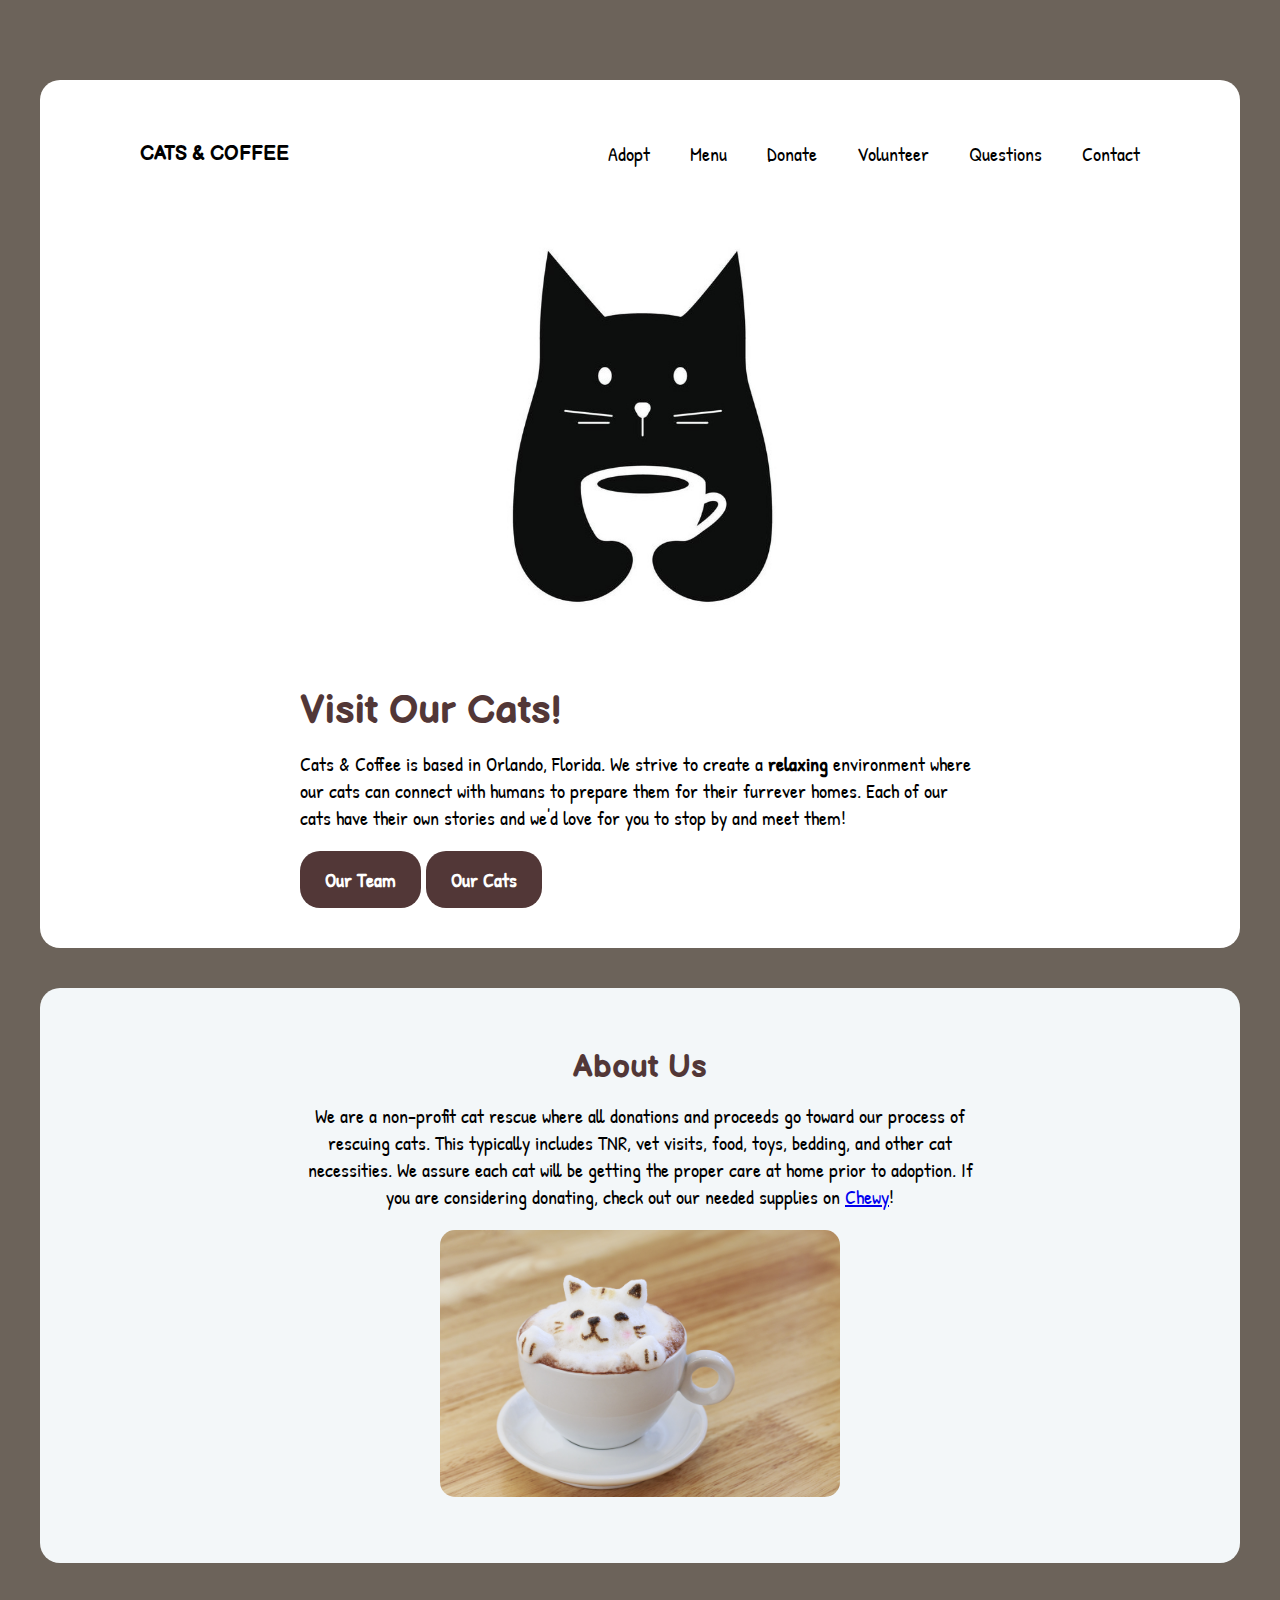
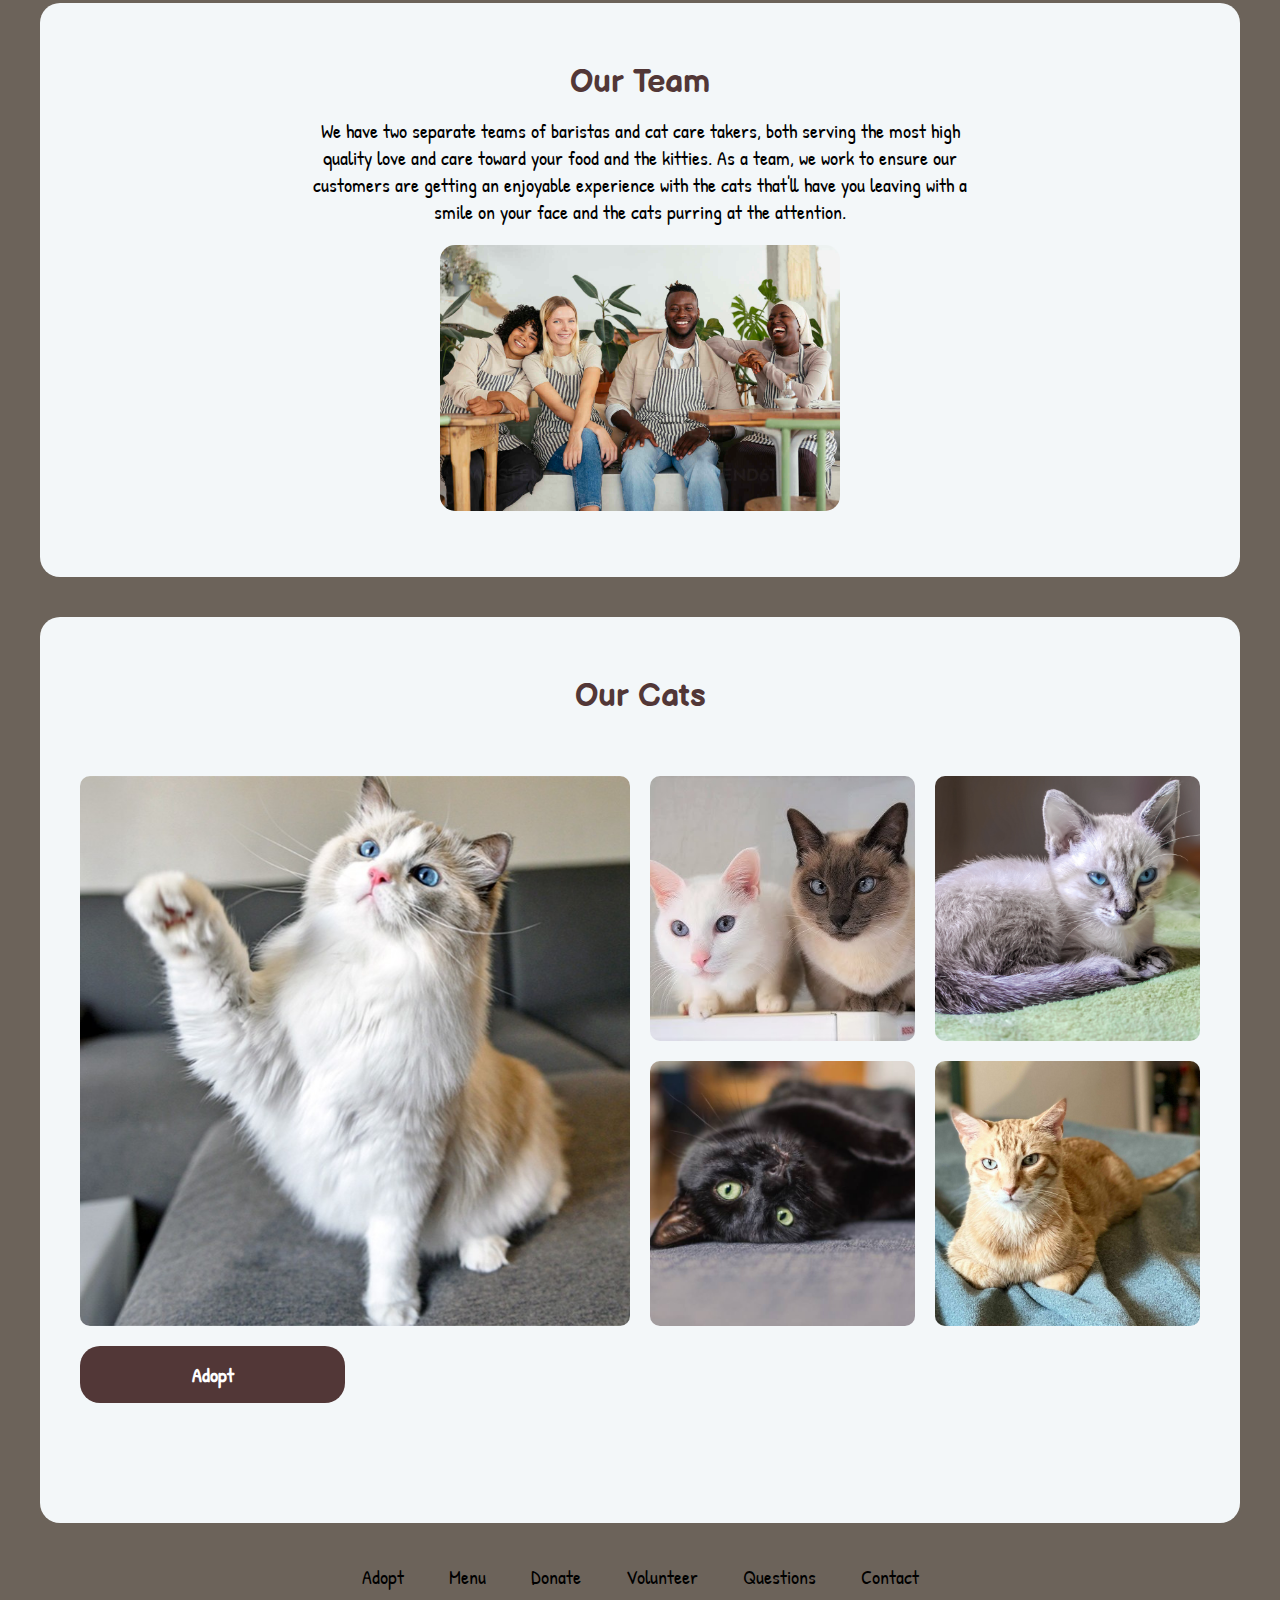
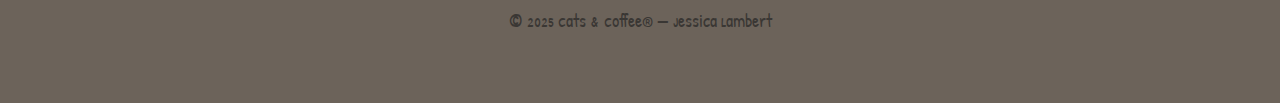
<file: catcoffee/index.html>
<!DOCTYPE html>
<html lang="en">
<head>
    <meta charset="UTF-8">
    <meta name="viewport" content="width=device-width, initial-scale=1.0">
    <title>Cats & Coffee</title>
    <link rel="stylesheet" href="style.css">
</head>
<body>
    <header>
        <nav>
            <ul>
                <li><a href="index.html">CATS & COFFEE</a></li>
                <li><a href="adopt.html">Adopt</a></li>
                <li><a href="menu.html">Menu</a></li>
                <li><a href="donate.html">Donate</a></li>
                <li><a href="volunteer.html">Volunteer</a></li>
                <li><a href="questions.html">Questions</a></li>
                <li><a href="contact.html">Contact</a></li>
            </ul>
        </nav>

        <div class="flex-container">
           <img height="400" width="400" src="images/cats&coffee.jpg" alt="vector of black cat holding a cup of coffee">
           <div class="text-container">
            <h1>Visit Our Cats!</h1>
            <p>Cats & Coffee is based in Orlando, Florida. We strive to create a <strong>relaxing</strong> environment where our cats can connect with humans to prepare them for their furrever homes. Each of our cats have their own stories and we'd love for you to stop by and meet them!</p>
            <a href="#team" class="cta-button">Our Team</a>
            <a href="#cats" class="cta-button">Our Cats</a>
           </div>
        </div>
    </header>

    <section>
        <div class="flex-container">
            <div class="text-container">
                <h2>About Us</h2>
                <p>We are a non-profit cat rescue where all donations and proceeds go toward our process of rescuing cats. This typically includes TNR, vet visits, food, toys, bedding, and other cat necessities. We assure each cat will be getting the proper care at home prior to adoption. If you are considering donating, check out our needed supplies on <a href="https://www.chewy.com/b/cat-325" target="_blank">Chewy</a>!</p>
                <img width="400" src="images/coffeecat.jpg" alt="Cat Coffee" id="coff">
            </div>
        </div>
    </section>

    <section id="team">
        <div class="flex-container">
            <div class="text-container">
                <h2>Our Team</h2>
                <p>We have two separate teams of baristas and cat care takers, both serving the most high quality love and care toward your food and the kitties. As a team, we work to ensure our customers are getting an enjoyable experience with the cats that'll have you leaving with a smile on your face and the cats purring at the attention.</p>
                <img width="400" src="images/team.jpg" alt="Cat Cafe Team" id="teamimg">
            </div>
        </div>
    </section>

    <section id="cats">
        <h2>Our Cats</h2>
        <div class="grid-container">
            <img style="grid-area: img-4" src="images/blackcat.jpg" alt="black cat">
            <img style="grid-area: img-2" src="images/twocats.jpg" alt="white cat and siamese">
            <img style="grid-area: img-3" src="images/siamese.png" alt="siamese">
            <img style="grid-area: img-1" src="images/ragdoll.jpg" alt="grey ragdoll cat">
            <img style="grid-area: img-5" src="images/orange.jpg" alt="orange cat">
        <a href="adopt.html" class="cta-button">Adopt</a>
        </div>
    </section>

    <footer>
        <a href="adopt.html">Adopt</a>
        <a href="menu.html">Menu</a>
        <a href="donate.html">Donate</a>
        <a href="volunteer.html">Volunteer</a>
        <a href="questions.html">Questions</a>
        <a href="contact.html">Contact</a>
        <p>&copy; 2025 Cats & Coffee<small>&reg;</small> &mdash; Jessica Lambert</p>
    </footer>
</body>
</html>
</file>
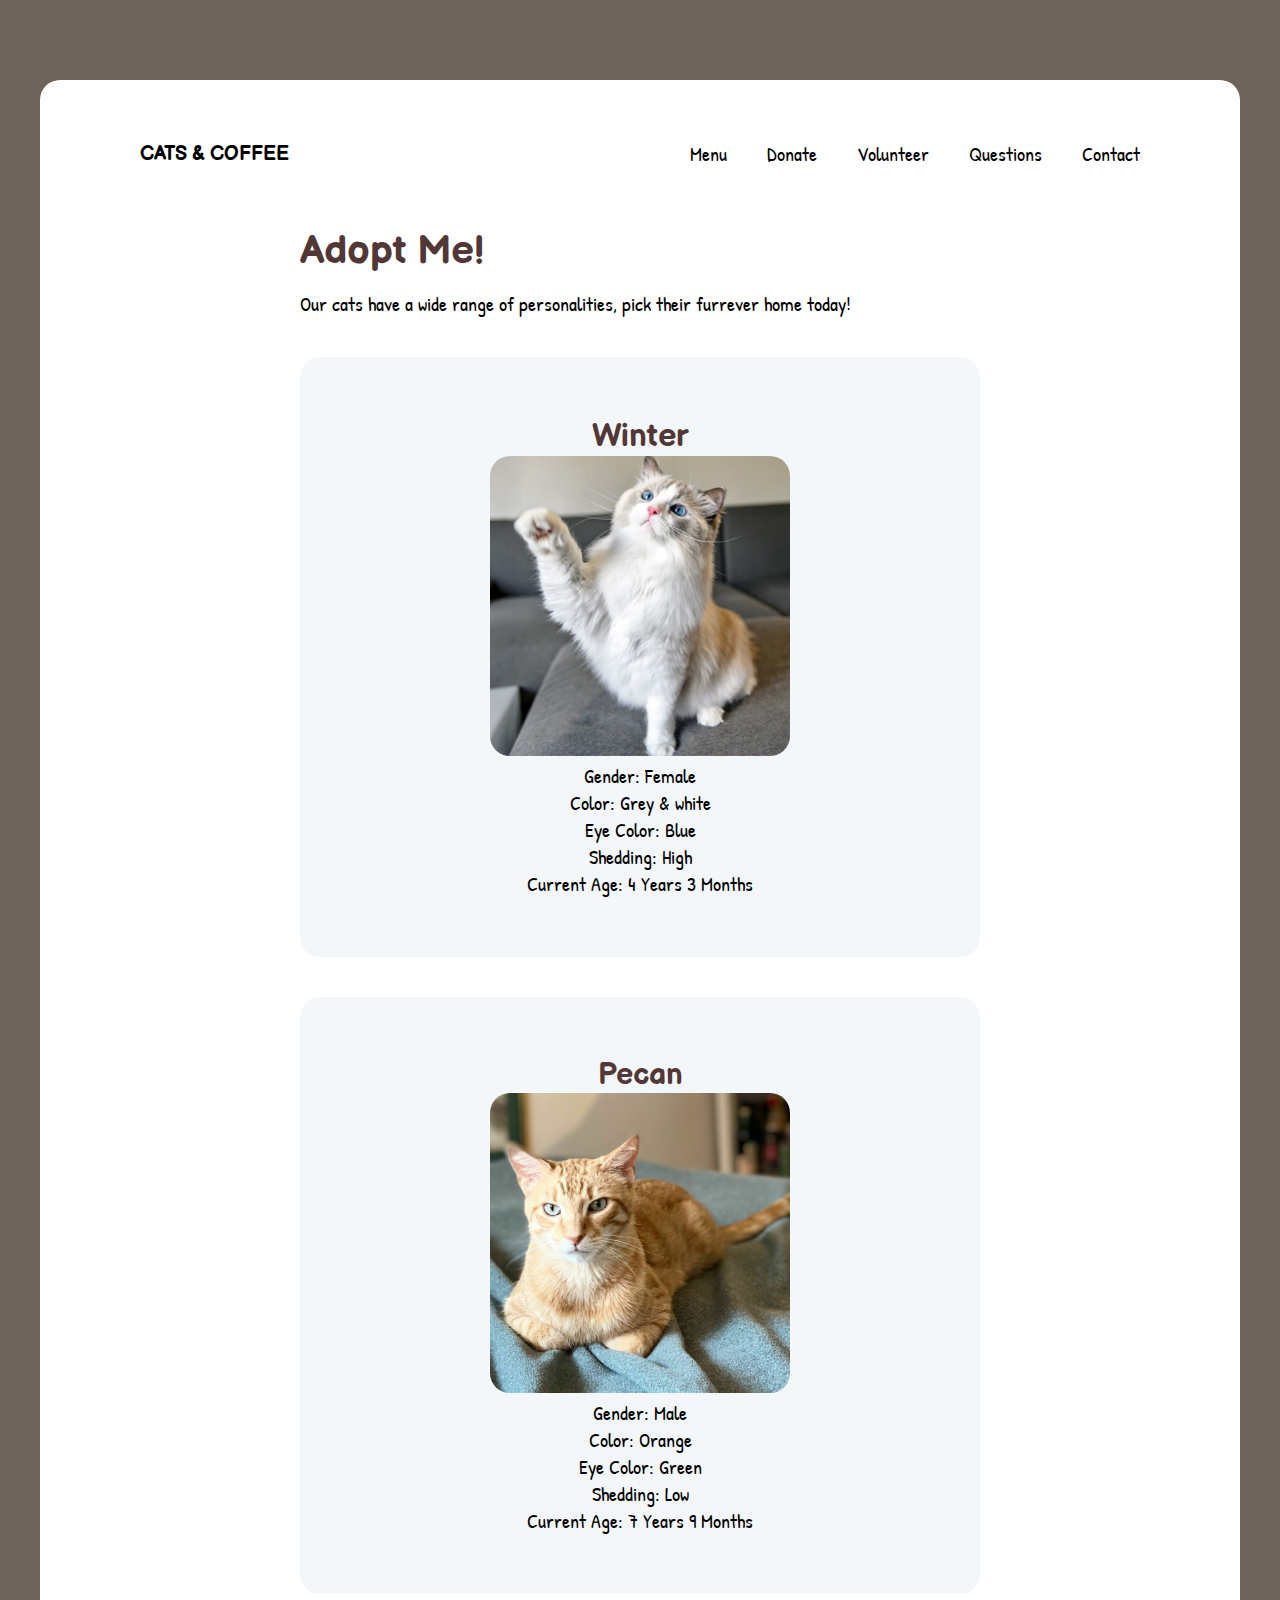
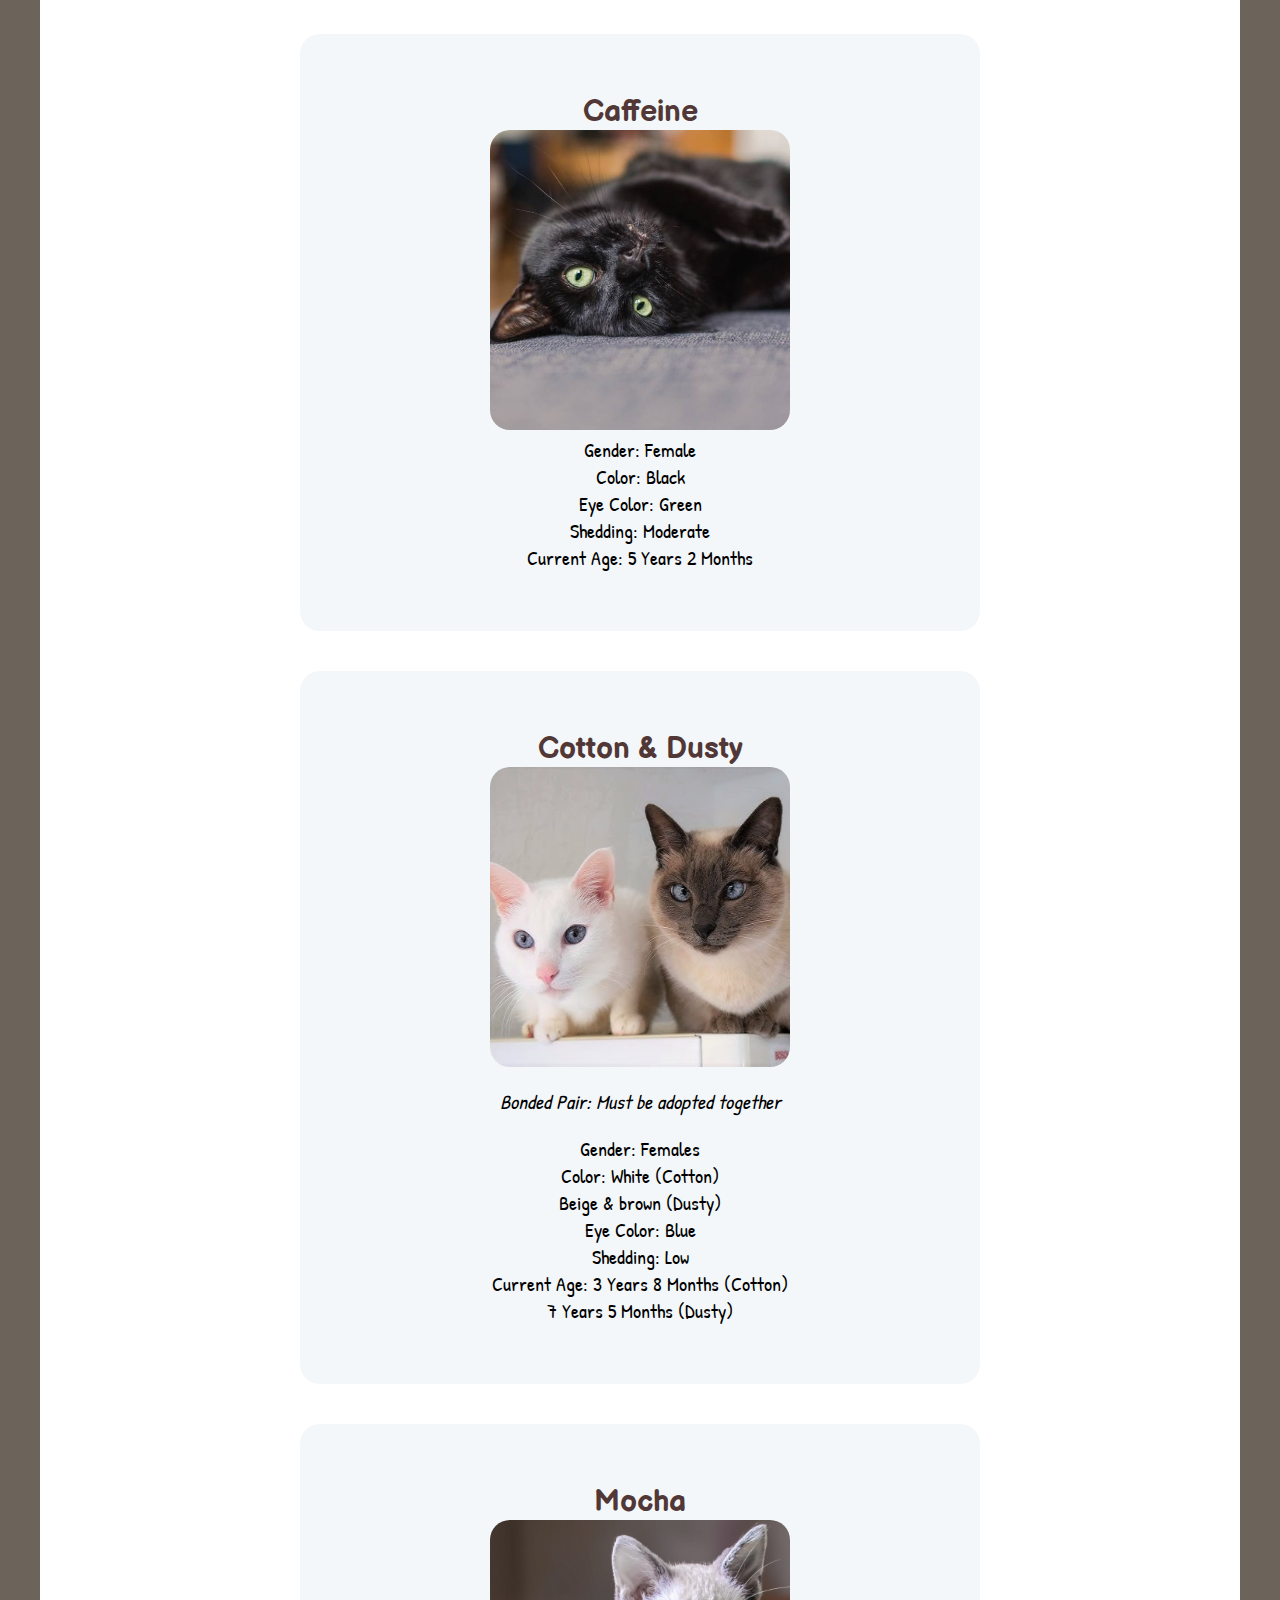
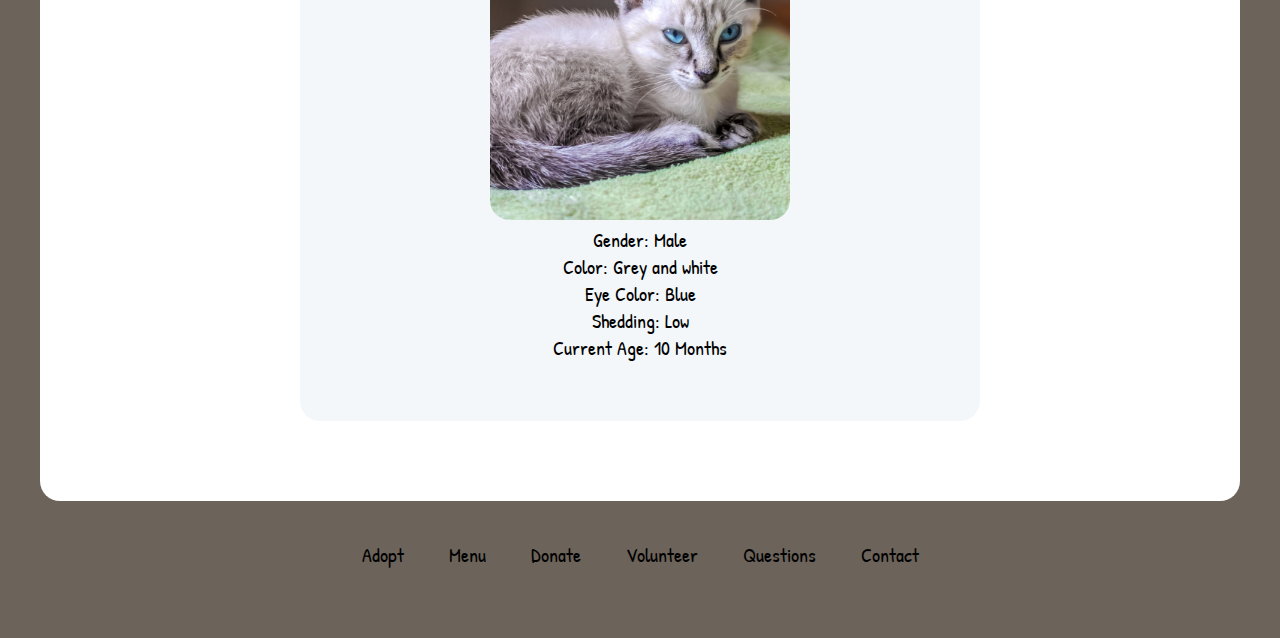
<file: catcoffee/adopt.html>
<!DOCTYPE html>
<html lang="en">
<head>
    <meta charset="UTF-8">
    <meta name="viewport" content="width=device-width, initial-scale=1.0">
    <title>C&C Adopting</title>
    <link rel="stylesheet" href="style.css">
</head>
<body>
    <header>
        <nav>
        <ul>
            <li><a href="index.html">CATS & COFFEE</a></li>
            <li><a href="menu.html">Menu</a></li>
            <li><a href="donate.html">Donate</a></li>
            <li><a href="volunteer.html">Volunteer</a></li>
            <li><a href="questions.html">Questions</a></li>
            <li><a href="contact.html">Contact</a></li>
        </ul>
        </nav>

        <div class="flex-container">
           <div class="text-container">
            <h1>Adopt Me!</h1>
            <p>Our cats have a wide range of personalities, pick their furrever home today!</p>
            <section>
                <h2>Winter</h2>
<img width="300" src="images/ragdoll.jpg" alt="grey ragdoll cat">
<ul>
    <li>Gender: Female</li>
    <li>Color: Grey & white</li>
    <li>Eye Color: Blue</li>
    <li>Shedding: High</li>
    <li>Current Age: 4 Years 3 Months</li>
</ul>
            </section>
<section>
    <h3>Pecan</h3>
    <img width="300" src="images/orange.jpg" alt="orange cat">
<ul>
    <li>Gender: Male</li>
<li>Color: Orange</li>
<li>Eye Color: Green</li>
<li>Shedding: Low</li>
<li>Current Age: 7 Years 9 Months</li>
</ul>

</section>
<section>
    <h4>Caffeine</h4>
    <img width="300" src="images/blackcat.jpg" alt="black cat">
    <ul>
      <li>Gender: Female</li>
      <li>Color: Black</li>
      <li>Eye Color: Green</li>
      <li>Shedding: Moderate</li>
      <li>Current Age: 5 Years 2 Months</li>
    </ul>
</section>
<section>
<h5>Cotton & Dusty</h5>
<img width="300" src="images/twocats.jpg" alt="two cats; one white and one siamese">
<p><i>Bonded Pair: Must be adopted together</i></p>
      <ul>
        <li>Gender: Females</li>
        <li>Color: White (Cotton) <br>Beige & brown (Dusty)</li>
        <li>Eye Color: Blue</li>
        <li>Shedding: Low</li>
        <li>Current Age: 3 Years 8 Months (Cotton) <br> 7 Years 5 Months (Dusty)</li>
     </ul>
</section>
<section>
    <h6>Mocha</h6>
    <img width="300" src="images/siamese.png" alt="siamese kitten">
        <ul>
          <li>Gender: Male</li>
          <li>Color: Grey and white</li>
          <li>Eye Color: Blue</li>
          <li>Shedding: Low</li>
          <li>Current Age: 10 Months</li>
        </ul>
</section>

           </div>
        </div>
    </header>

    <footer>
        <a href="adopt.html">Adopt</a>
        <a href="menu.html">Menu</a>
        <a href="donate.html">Donate</a>
        <a href="volunteer.html">Volunteer</a>
        <a href="questions.html">Questions</a>
        <a href="contact.html">Contact</a>
    </footer>
</body>
</html>
</file>
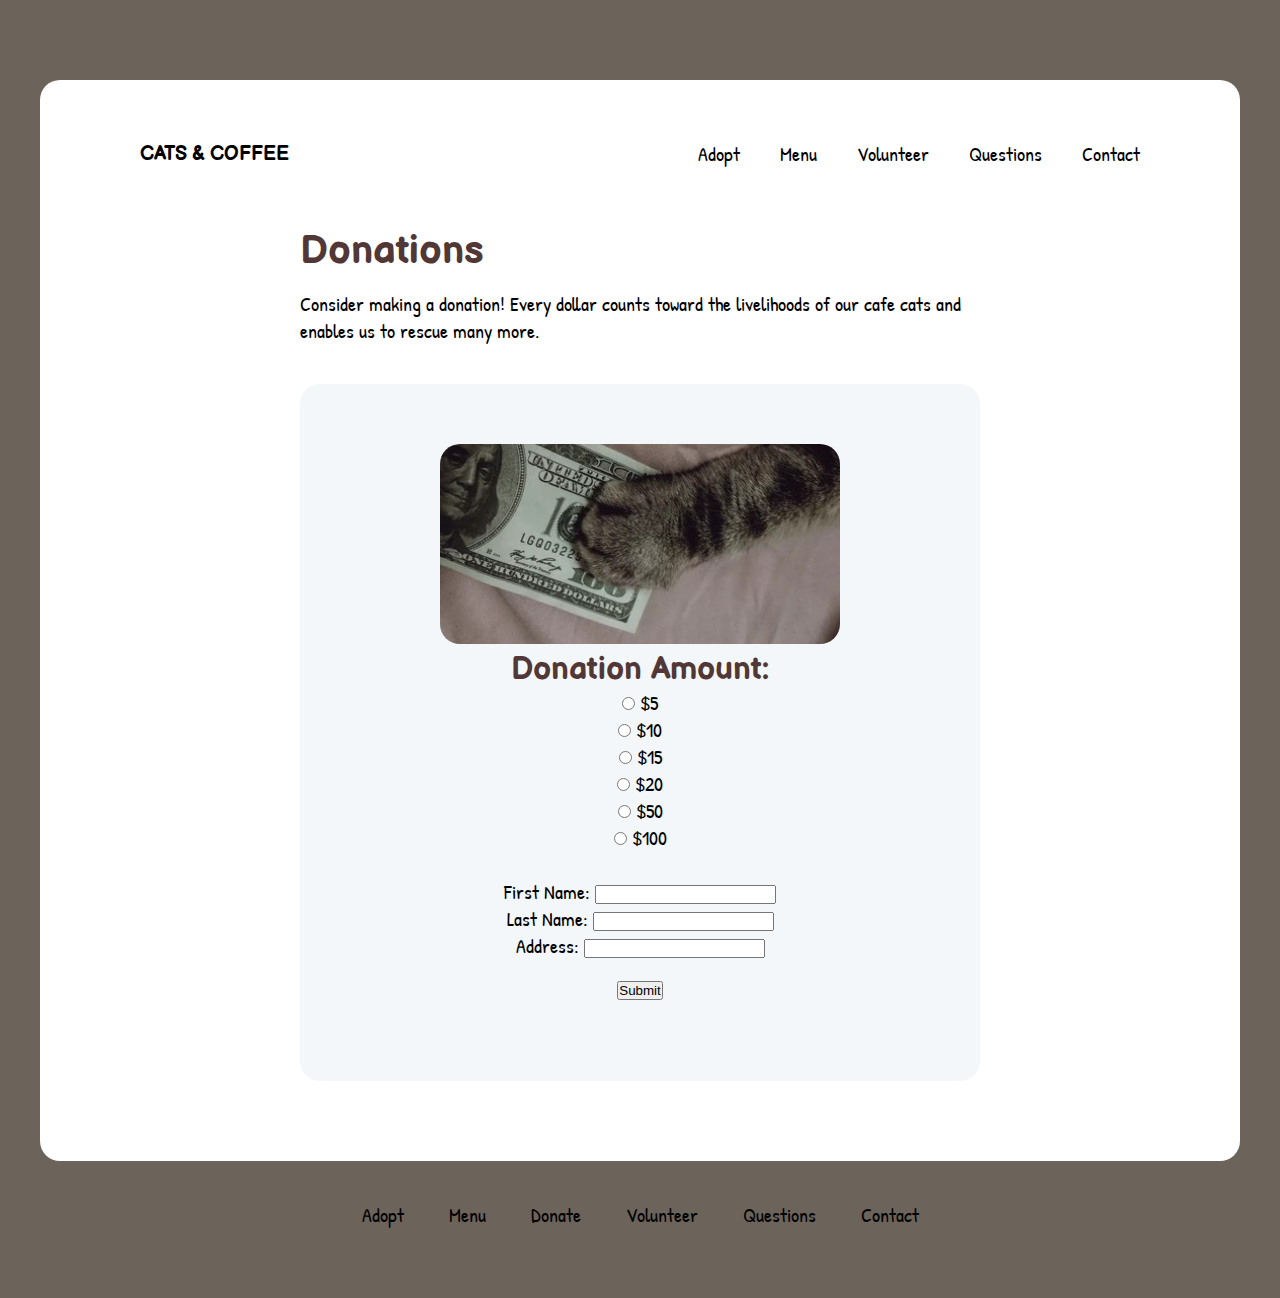
<file: catcoffee/donate.html>
<!DOCTYPE html>
<html lang="en">
<head>
    <meta charset="UTF-8">
    <meta name="viewport" content="width=device-width, initial-scale=1.0">
    <title>C&C Donate</title>
    <link rel="stylesheet" href="style.css">
</head>
<body>
    <header>
        <nav>
        <ul>
            <li><a href="index.html">CATS & COFFEE</a></li>
            <li><a href="adopt.html">Adopt</a></li>
            <li><a href="menu.html">Menu</a></li>
            <li><a href="volunteer.html">Volunteer</a></li>
            <li><a href="questions.html">Questions</a></li>
            <li><a href="contact.html">Contact</a></li>
        </ul>
        </nav>

        <div class="flex-container">
           <div class="text-container">
            <h1>Donations</h1>
            <p>Consider making a donation! Every dollar counts toward the livelihoods of our cafe cats and enables us to rescue many more.</p>
            <section>
                <img height="200" width="400" src="images/donation.jpg" alt="cat's paw on a $100 bill">
            <h2>Donation Amount:</h2>
               <ul>
                 <li><label><input type="radio" name="method" value="five"> $5</label></li>
                 <li><label><input type="radio" name="method" value="ten"> $10</label></li>
                 <li><label><input type="radio" name="method" value="fifteen"> $15</label></li>
                 <li><label><input type="radio" name="method" value="twenty"> $20</label></li>
                 <li><label><input type="radio" name="method" value="fifty"> $50</label></li>
                 <li><label><input type="radio" name="method" value="fifteen"> $100</label></li>
               </ul>
            <br>
            <ul>
              <li><label for="dono-first">First Name:</label> <input type="text" name="donationfirst" id="dono-first"></li>
              <li><label for="dono-last">Last Name:</label> <input type="text" name="donationlast" id="dono-last"></li>
              <li><label for="dono-address">Address:</label> <input type="text" name="donationaddress" id="dono-address"></li>
            </ul>

            <form action= "submit2.html">
              <p><input type="submit" value="Submit"></p>
            </form>
</section>
           </div>
        </div>
    </header>

    <footer>
        <a href="adopt.html">Adopt</a>
        <a href="menu.html">Menu</a>
        <a href="donate.html">Donate</a>
        <a href="volunteer.html">Volunteer</a>
        <a href="questions.html">Questions</a>
        <a href="contact.html">Contact</a>
    </footer>
</body>
</html>
</file>
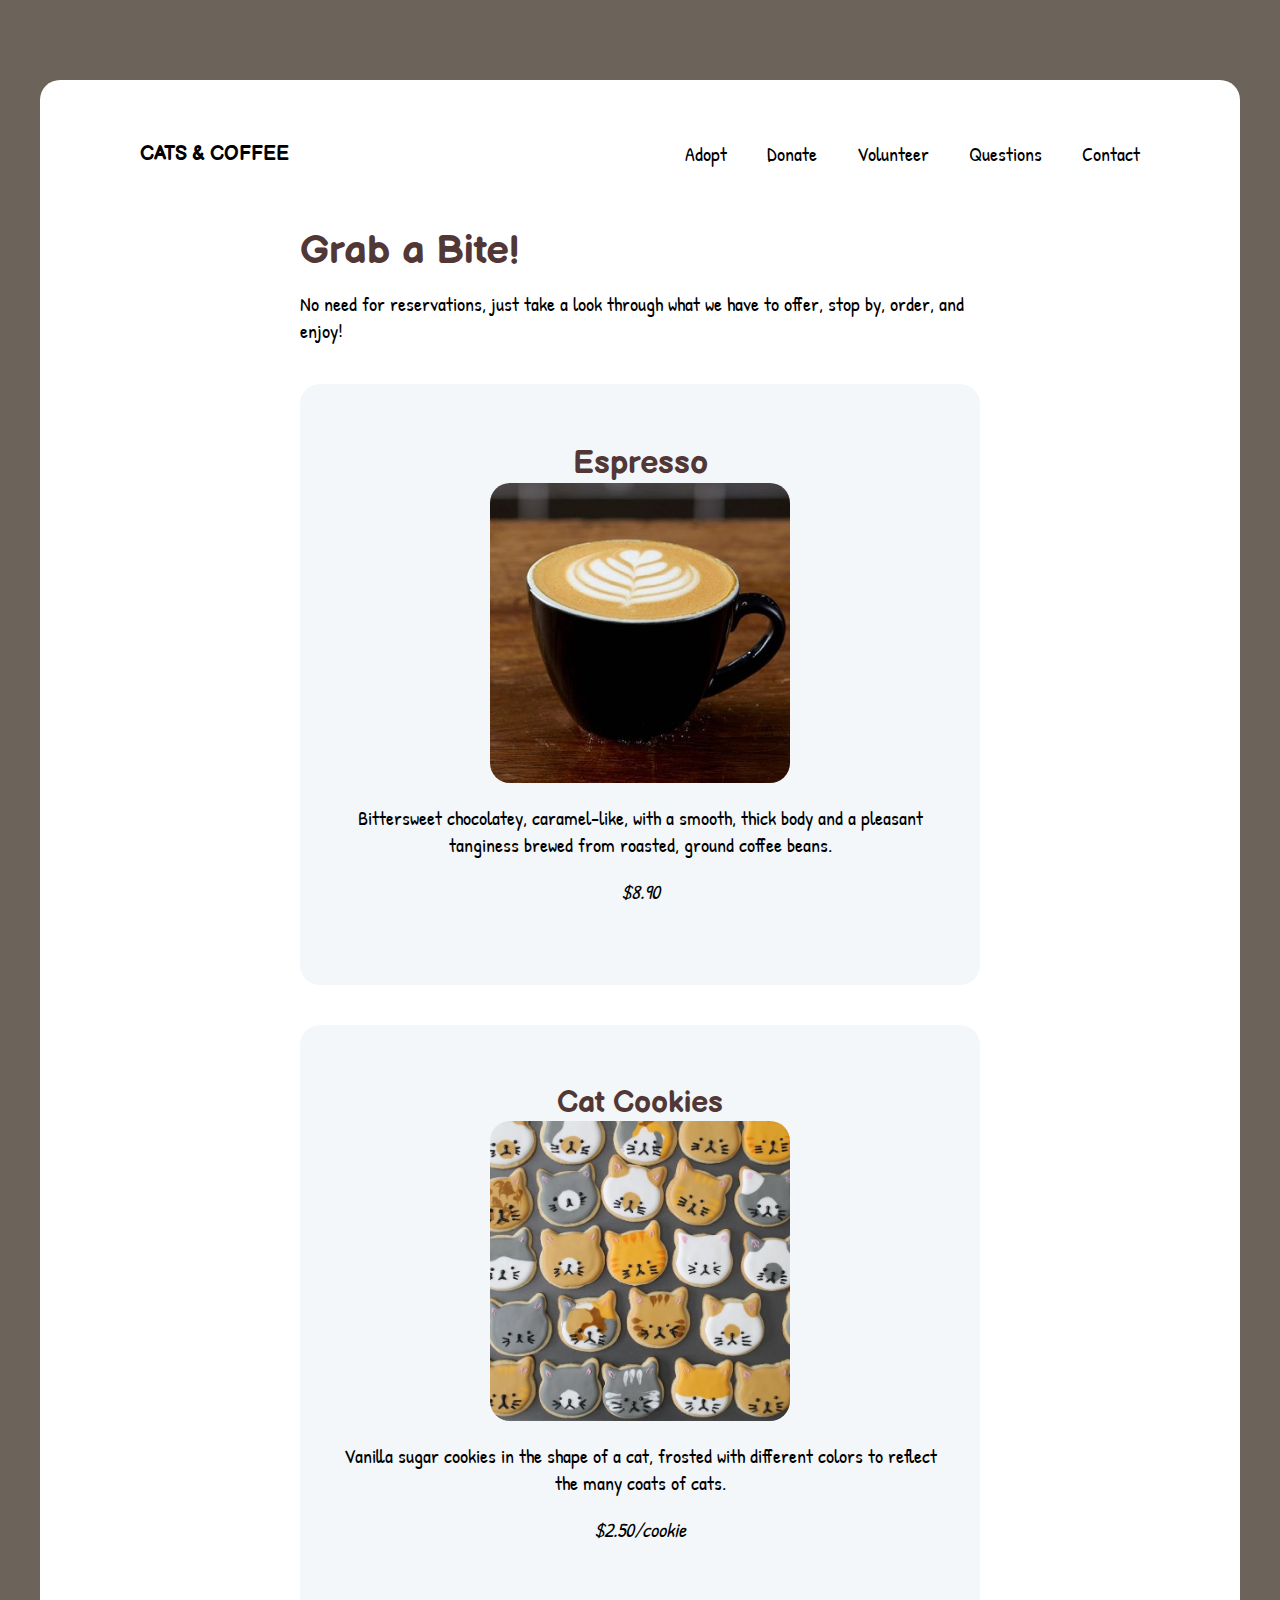
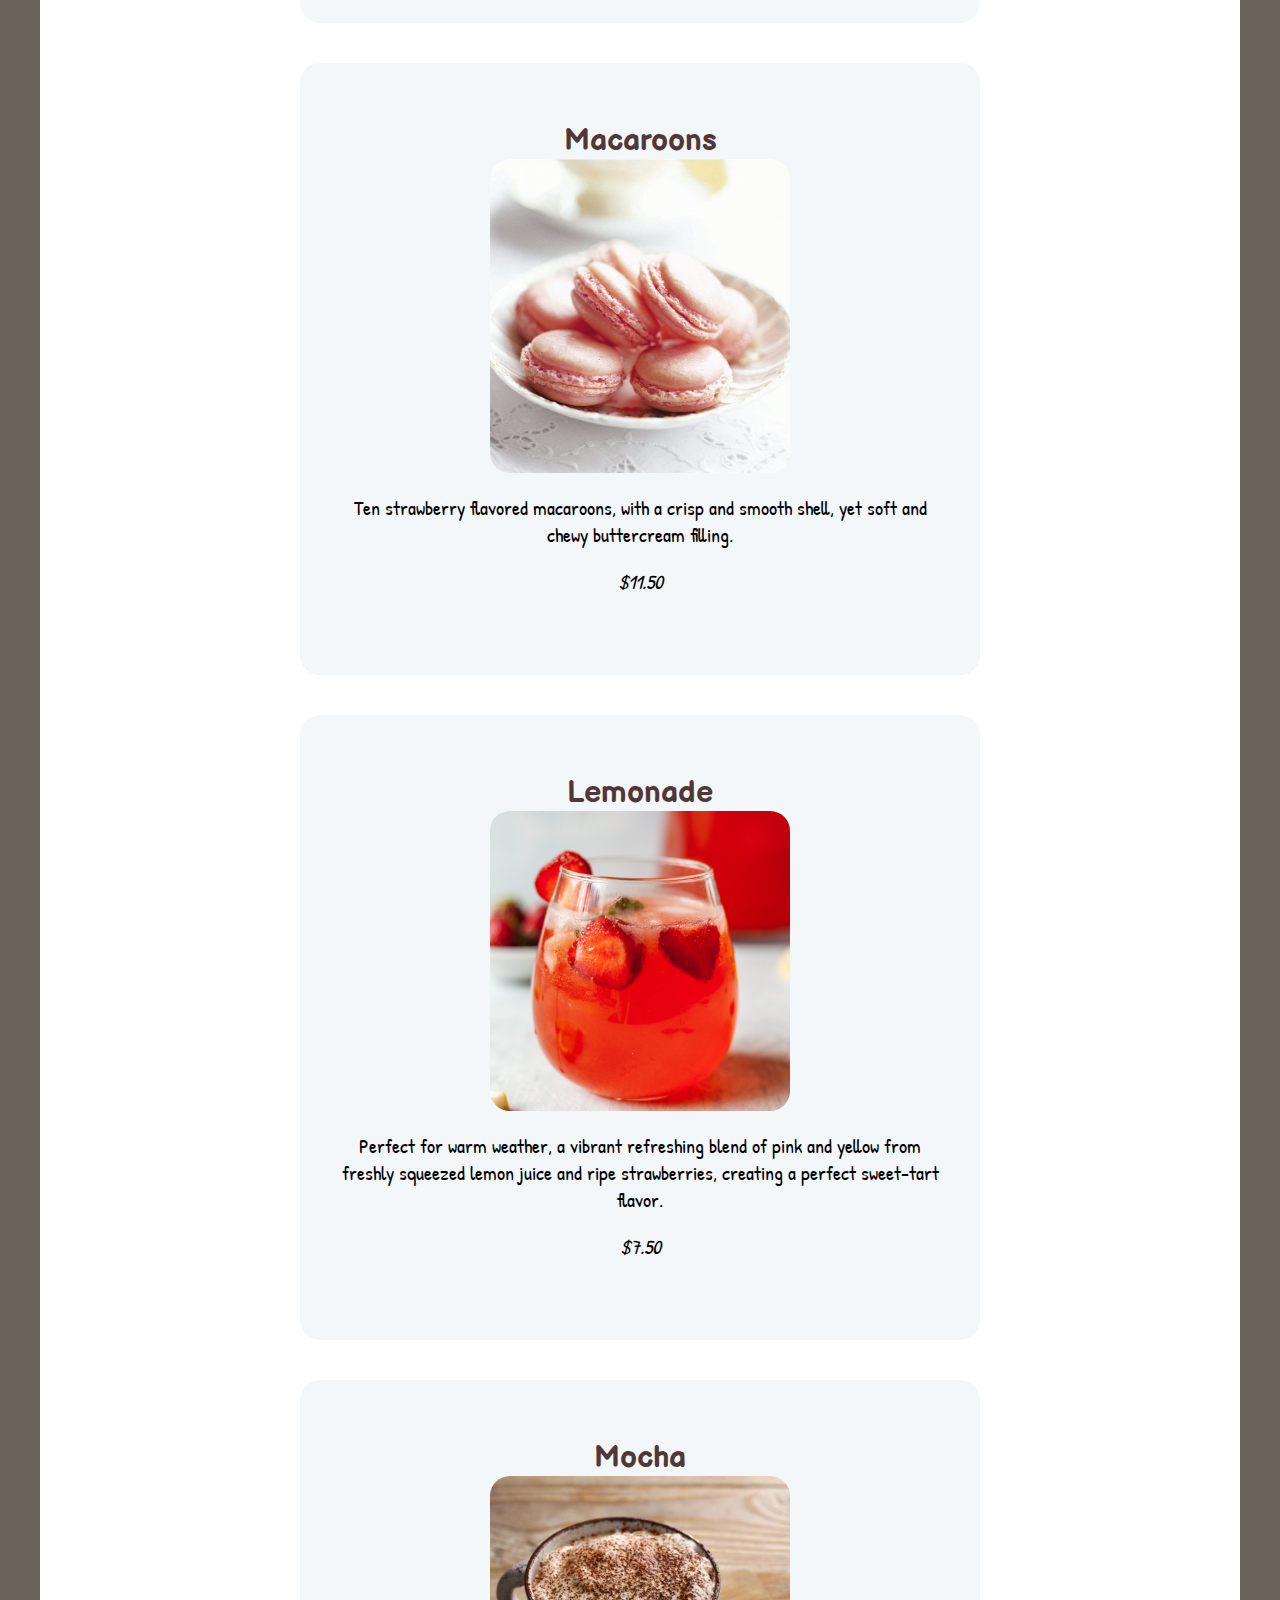
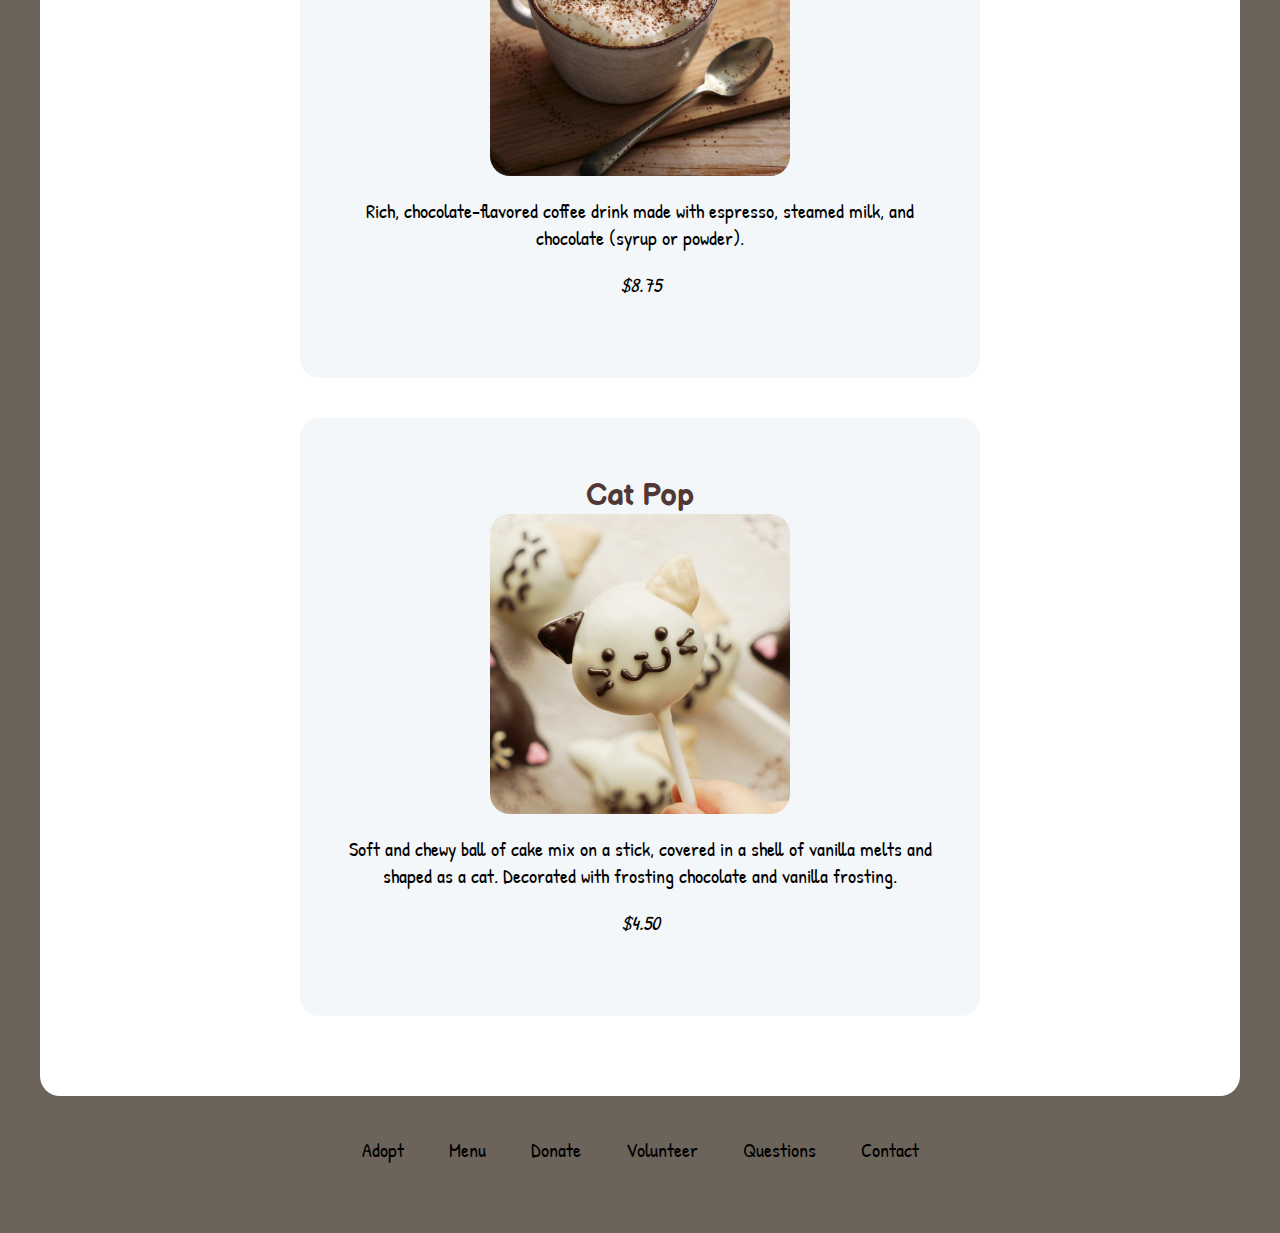
<file: catcoffee/menu.html>
<!DOCTYPE html>
<html lang="en">
<head>
    <meta charset="UTF-8">
    <meta name="viewport" content="width=device-width, initial-scale=1.0">
    <title>C&C Contact</title>
    <link rel="stylesheet" href="style.css">
</head>
<body>
    <header>
        <nav>
        <ul>
            <li><a href="index.html">CATS & COFFEE</a></li>
            <li><a href="adopt.html">Adopt</a></li>
            <li><a href="donate.html">Donate</a></li>
            <li><a href="volunteer.html">Volunteer</a></li>
            <li><a href="questions.html">Questions</a></li>
            <li><a href="contact.html">Contact</a></li>
        </ul>
        </nav>

        <div class="flex-container">
           <div class="text-container">
            <h1>Grab a Bite!</h1>
            <p>No need for reservations, just take a look through what we have to offer, stop by, order, and enjoy!</p>
            <section>
                <h2>Espresso</h2>
<img width="300" src="images/coffee.jpg" alt="cup of coffee">
<p>Bittersweet chocolatey, caramel-like, with a smooth, thick body and a pleasant tanginess brewed from roasted, ground coffee beans.
    <p><i>$8.90</i></p>
            </section>
<section>
    <h3>Cat Cookies</h3>
    <img width="300" src="images/catcookies.jpg" alt="cookies shaped like cats">
<p>Vanilla sugar cookies in the shape of a cat, frosted with different colors to reflect the many coats of cats.</p>
<p><i>$2.50/cookie</i></p>
</section>
<section>
    <h4>Macaroons</h4>
    <img width="300" src="images/macaroons.jpg" alt="pink strawberry macaroons">
<p>Ten strawberry flavored macaroons, with a crisp and smooth shell, yet soft and chewy buttercream filling.  </p>
<p><i>$11.50</i></p>
</section>
<section>
<h5>Lemonade</h5>
<img width="300" src="images/lemonade.jpeg" alt="strawberries in lemonade">
<p>Perfect for warm weather, a vibrant refreshing blend of pink and yellow from freshly squeezed lemon juice and ripe strawberries, creating a perfect sweet-tart flavor.</p>
<p><i>$7.50</i></p>
</section>
<section>
    <h6>Mocha</h6>
    <img width="300" src="images/mocha.jpg" alt="cup of mocha">
    <p>Rich, chocolate-flavored coffee drink made with espresso, steamed milk, and chocolate (syrup or powder).</p>
<p><i>$8.75</i></p>
</section>
<section>
    <h6>Cat Pop</h6>
    <img width="300" src="images/cakepop.png" alt="cake pop shaped like a cat">
<p>Soft and chewy ball of cake mix on a stick, covered in a shell of vanilla melts and shaped as a cat. Decorated with frosting chocolate and vanilla frosting.</p>
<p><i>$4.50</i></p>
</section>

           </div>
        </div>
    </header>

    <footer>
        <a href="adopt.html">Adopt</a>
        <a href="menu.html">Menu</a>
        <a href="donate.html">Donate</a>
        <a href="volunteer.html">Volunteer</a>
        <a href="questions.html">Questions</a>
        <a href="contact.html">Contact</a>
    </footer>
</body>
</html>
</file>
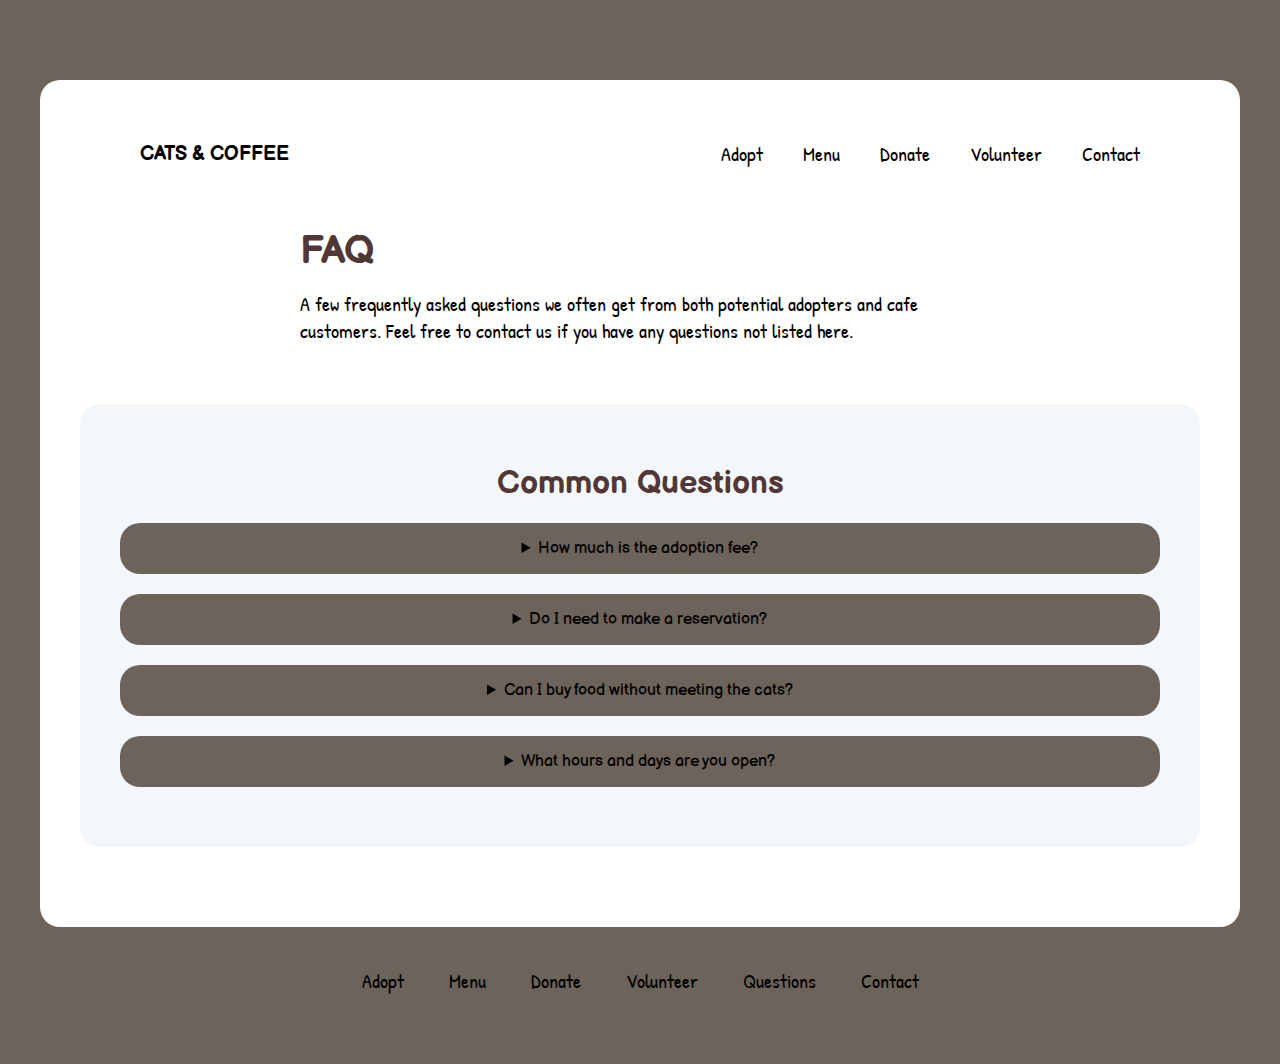
<file: catcoffee/questions.html>
<!DOCTYPE html>
<html lang="en">
<head>
    <meta charset="UTF-8">
    <meta name="viewport" content="width=device-width, initial-scale=1.0">
    <title>C&C FAQ</title>
    <link rel="stylesheet" href="style.css">
</head>
<body>
    <header>
        <nav>
            <ul>
                <li><a href="index.html">CATS & COFFEE</a></li>
                <li><a href="adopt.html">Adopt</a></li>
                <li><a href="menu.html">Menu</a></li>
                <li><a href="donate.html">Donate</a></li>
                <li><a href="volunteer.html">Volunteer</a></li>
                <li><a href="contact.html">Contact</a></li>
            </ul>
        </nav>
<div class="flex-container">
           <div class="text-container">
            <h1>FAQ</h1>
            <p>A few frequently asked questions we often get from both potential adopters and cafe customers. Feel free to contact us if you have any questions not listed here.</p>
           </div>
        </div>
    <section>
        <h2>Common Questions</h2>
      <details>
         <summary>How much is the adoption fee?</summary>
           <p>You must be at least 18 years of age to adopt from us and you must pass a home check and provide a written screening form prior to adoption. Adoption fees range based on age. Kittens are $150, Adults are $120, and Seniors are $100.</p>
      </details>
      <details>
        <summary>Do I need to make a reservation?</summary>
          <p>To visit our cafe cats, a reservation is needed. You can make a reservation easiest by <a href="contact.html">contacting us</a>, or you can make a trip to our cafe and make a reservation in person. Our address is Kitty Street, Orlando, FL 32718. We look forward to seeing you!</p>
      </details>
      <details>
        <summary>Can I buy food without meeting the cats?</summary>
          <p>Of course! Although our cats are our pride and joy, we understand that you may just need a deliciously quick drink or bite to start the day. Check out our <a href="menu.html">menu</a> to be prepared!</p>
      </details>
      <details>
        <summary>What hours and days are you open?</summary>
          <p>We are open Sunday-Friday as Saturdays give our cats their necessary alone time. We open each day at 9am and close at 7pm.</p>
      </details>
</section>
</header>

    <footer>
        <a href="adopt.html">Adopt</a>
        <a href="menu.html">Menu</a>
        <a href="donate.html">Donate</a>
        <a href="volunteer.html">Volunteer</a>
        <a href="questions.html">Questions</a>
        <a href="contact.html">Contact</a>
    </footer>
</body>
</html>
</file>
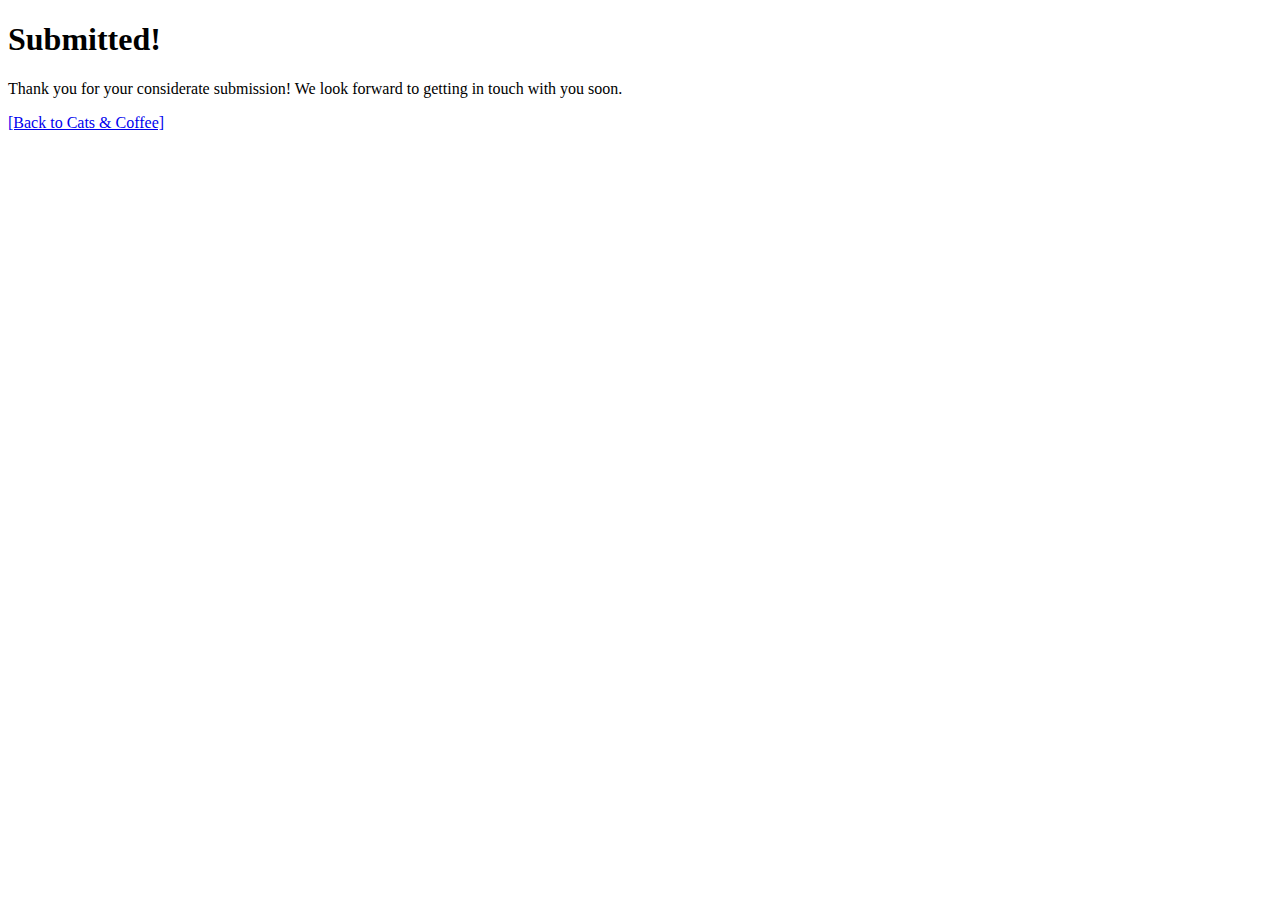
<file: catcoffee/submit.html>
<!DOCTYPE html>
<html lang="en">
<head>
    <meta charset="UTF-8">
    <meta name="viewport" content="width=device-width, initial-scale=1.0">
    <title>Volunteer Form Submitted!</title>
</head>
<body>
    <h1>Submitted!</h1>
    <p>Thank you for your considerate submission! We look forward to getting in touch with you soon.</p>

    <a href="index.html">[Back to Cats & Coffee]</a>
</body>
</html>
</file>
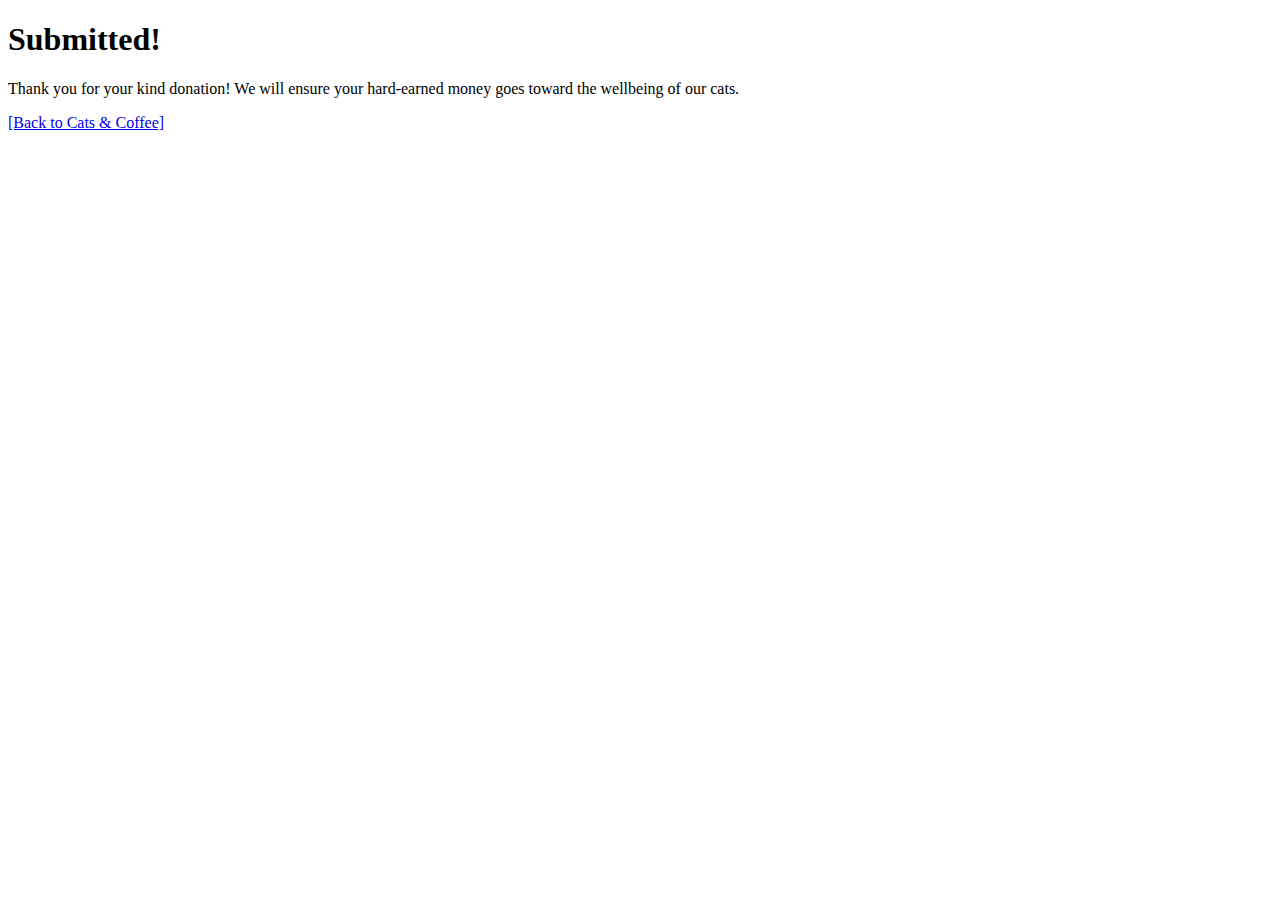
<file: catcoffee/submit2.html>
<!DOCTYPE html>
<html lang="en">
<head>
    <meta charset="UTF-8">
    <meta name="viewport" content="width=device-width, initial-scale=1.0">
    <title>Donation Submitted!</title>
</head>
<body>
    <h1>Submitted!</h1>
    <p>Thank you for your kind donation! We will ensure your hard-earned money goes toward the wellbeing of our cats.</p>

    <a href="index.html">[Back to Cats & Coffee]</a>
</body>
</html>
</file>
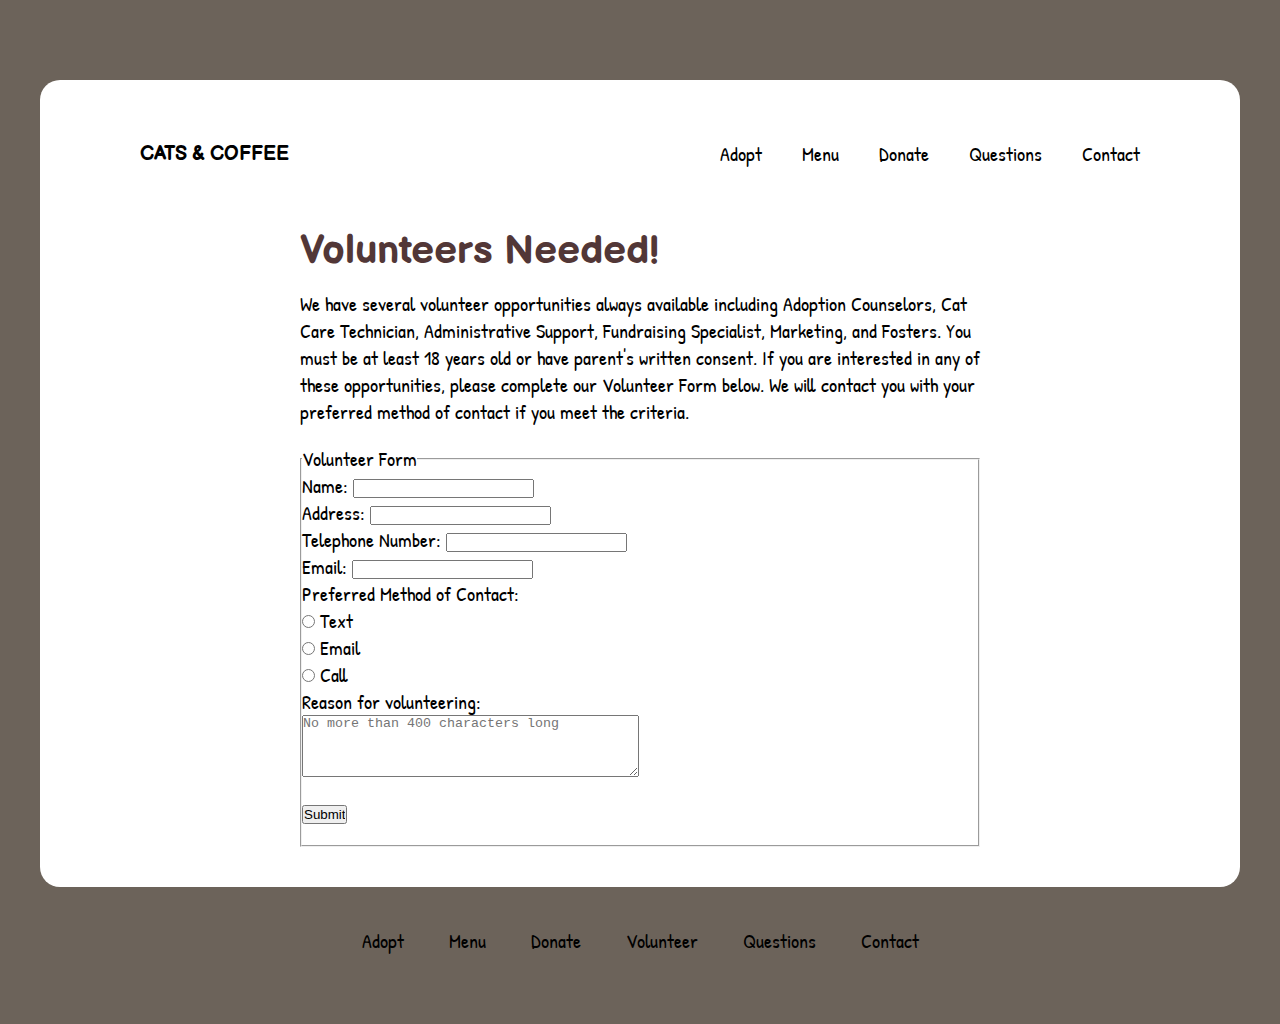
<file: catcoffee/volunteer.html>
<!DOCTYPE html>
<html lang="en">
<head>
    <meta charset="UTF-8">
    <meta name="viewport" content="width=device-width, initial-scale=1.0">
    <title>C&C Volunteer</title>
    <link rel="stylesheet" href="style.css">
</head>
<body>
    <header>
        <nav>
        <ul>
            <li><a href="index.html">CATS & COFFEE</a></li>
            <li><a href="adopt.html">Adopt</a></li>
            <li><a href="menu.html">Menu</a></li>
            <li><a href="donate.html">Donate</a></li>
            <li><a href="questions.html">Questions</a></li>
            <li><a href="contact.html">Contact</a></li>
        </ul>
        </nav>

        <div class="flex-container">
           <div class="text-container">
            <h1>Volunteers Needed!</h1>
            <p>We have several volunteer opportunities always available including Adoption Counselors, Cat Care Technician, Administrative Support, Fundraising Specialist, Marketing, and Fosters.  You must be at least 18 years old or have parent's written consent. If you are interested in any of these opportunities, please complete our Volunteer Form below. We will contact you with your preferred method of contact if you meet the criteria.</p>
           </div>
        </div>
        <div class="flex-container">
            <div class="text-container">
        <fieldset>
  <legend>Volunteer Form</legend>
  <ul>
    <li><label for="form-name">Name:</label> <input type="text" name="customername" id="form-name">
    </li>
    <li><label for="form-address">Address:</label> <input type="text" name="address" id="form-address">
    </li>
    <li><label for="form-tel">Telephone Number:</label> <input type="tel" name="telephone" id="form-tel">
    </li>
    <li><label for="form-email">Email: <input type="email" name="email" id="form-email"></label>
    </li>
    <li>Preferred Method of Contact:</li>
    <li><label><input type="radio" name="method" value="text"> Text</label></li>
    <li><label><input type="radio" name="method" value="email"> Email</label></li>
    <li><label><input type="radio" name="method" value="call"> Call</label></li>
    <li>Reason for volunteering:<br>
    <textarea name="reason" rows="4" cols="40" 
maxlength="400" id="form-story" placeholder="No more than 400 characters long"></textarea>
    
<form action= "submit.html">
<p><input type="submit" value="Submit"></p>
</form>

    </li>
  </ul>
</fieldset>
</div>
</div>

    </header>

    <footer>
        <a href="adopt.html">Adopt</a>
        <a href="menu.html">Menu</a>
        <a href="donate.html">Donate</a>
        <a href="volunteer.html">Volunteer</a>
        <a href="questions.html">Questions</a>
        <a href="contact.html">Contact</a>
    </footer>
</body>
</html>
</file>
<file: catcoffee/style.css>
@import url('https://fonts.googleapis.com/css2?family=Patrick+Hand&display=swap');
@import url('https://fonts.googleapis.com/css2?family=Balsamiq+Sans:ital,wght@0,400;0,700;1,400;1,700&display=swap');

:root {
  --base-color: #6c635a;
  --text-color: #000000;
  --primary-color: rgb(82, 55, 55);
  --secondary-color: #8d8dff;
  --color-1: #ffffff;
  --color-2: #f3f7f9;
  --color-3: #f6f3f9;
}

* {
    margin: 0;
    padding: 0;
    box-sizing: border-box;
}

html {
    font-family: Poppins, 'Segoe UI', Tahoma, Geneva, Verdana, sans-serif;
    color: var(--text-color);
}

body {
    padding: 2em;
    font-family: Patrick Hand;
    font-size: 20px;
    background-color: var(--base-color);
    color: var(--text-color);
}

h1, h2, h3, h4, h5, h6 {
    font-family: Balsamiq Sans, 'Franklin Gothic Medium', 'Arial Narrow', Arial, sans-serif;
    color:rgb(82, 55, 55);
    font-size: 30px;
}

nav {
    margin: 1em auto 3em auto;
    width: min(1000px, 100%);
}

nav ul {
    display: flex;
    align-items: center;
    list-style-type: none;
    gap: 2em;
}

li {
    list-style-type: none;
}

fieldset ul {
list-style-type: none;
}

nav li:first-child {
    margin-right: auto;
    font-family: Balsamiq Sans;
    font-weight: bold;
}

nav a {
    text-decoration: none;
    color: var(--text-color);
    transition: font-size 0.3s ease;
    border-radius: 4px;
}

nav a:hover {
    background-size: 10px;
    background-color: var(--primary-color);
    color: var(--color-1);
    font-size: 1.2em;
}

header, section {
    margin: 2em auto;
    width: min(75em, 100%);
    background-color: var(--color-1);
    padding: min(2em, 15%);
    border-radius: 1em;
}

.flex-container {
    display: flex;
    justify-content: center;
    align-items: center;
    flex-wrap: wrap;
    gap: 3em;
}

header img {
    max-width: 100%;
    border-radius: 1em;
    object-fit: cover;
    object-position: bottom;
}

.text-container {
    flex: 0 1 34em;
}

h1 {
    font-size: 2.5rem;
}

.text-container p {
    margin: .75em 0 1em 0;
    font-size: 1.25rem;
}

.cta-button {
    display: inline-block;
    text-decoration: none;
    color: white;
    background-color: var(--primary-color);
    padding: .75em 1.25em;
    border-radius: 1em;
    font-weight: 600;
}

.cta-button:hover {
background-color: rgb(52, 36, 36);
}

section {
    padding: 3em min(2em, 15%);
    background-color: var(--color-2);
    text-align: center;
}

#coff {
    border-radius: 15px;
}

#teamimg {
    border-radius: 15px;
}

details {
    margin-top: 1em;
    background-color: var(--base-color);
    border-radius: 1em;
}

details summary {
    padding: 1em;
    font-size: 1rem;
    font-family: Balsamiq Sans;
}

details p {
    padding: 0 2em 2em 2em;
}

h2 {
    font-size: 2rem;
}

section p {
    margin-top: 1em;
    font-size: 1.25rem;
}

section img#menu {
    float: left;
    margin-right: 15px;
}

.grid-container {
    margin-top: 3em;
    margin-bottom: 3em;
    display: grid;
    width: 100%;
    grid-template-columns: repeat(4, 1fr);
    grid-template-rows: 1fr 1fr;
    grid-template-areas:
    "img-1 img-1 img-2 img-3" 
    "img-1 img-1 img-4 img-5";
    gap: 1em;
}

.grid-container img {
    height: 100%;
    width: 100%;
    border-radius: .5em;
    transition: 100ms ease;
}

.grid-container img:hover {
    scale: 1.05;
}

footer {
    padding-bottom: 1.5em;
    text-align: center;
}

footer p {
    margin-top: 1em;
    font-variant: small-caps;
    font-size: 18px;
    color:rgb(58, 55, 52)
}

footer a {
    margin: 0 1em;
    text-decoration: none;
    color: var(--text-color);
    font-size: 20px;
    display: inline-block;
    transition: transform 0.3s ease;
}

footer a:hover {
    transform: scale(1.2);
}

@media(max-width: 988px){
    header {
        text-align: center;
    }

    header .text-container {
        padding-top: 0;
    }
}

@media(max-width: 802px) {
    nav li {
        display: none;
    }

nav li:first-child,
nav li:last-child {
    display: block;
}

header {
    margin-top: 0;
}

.cta-button {
    margin-top: .5em;
    width: 100%
}

.grid-container {
    display: flex;
    flex-direction: column;
}

.text-container p {
    font-size: 1rem;
}

h2 {
    font-size: 1.5rem;
}
}
</file>
